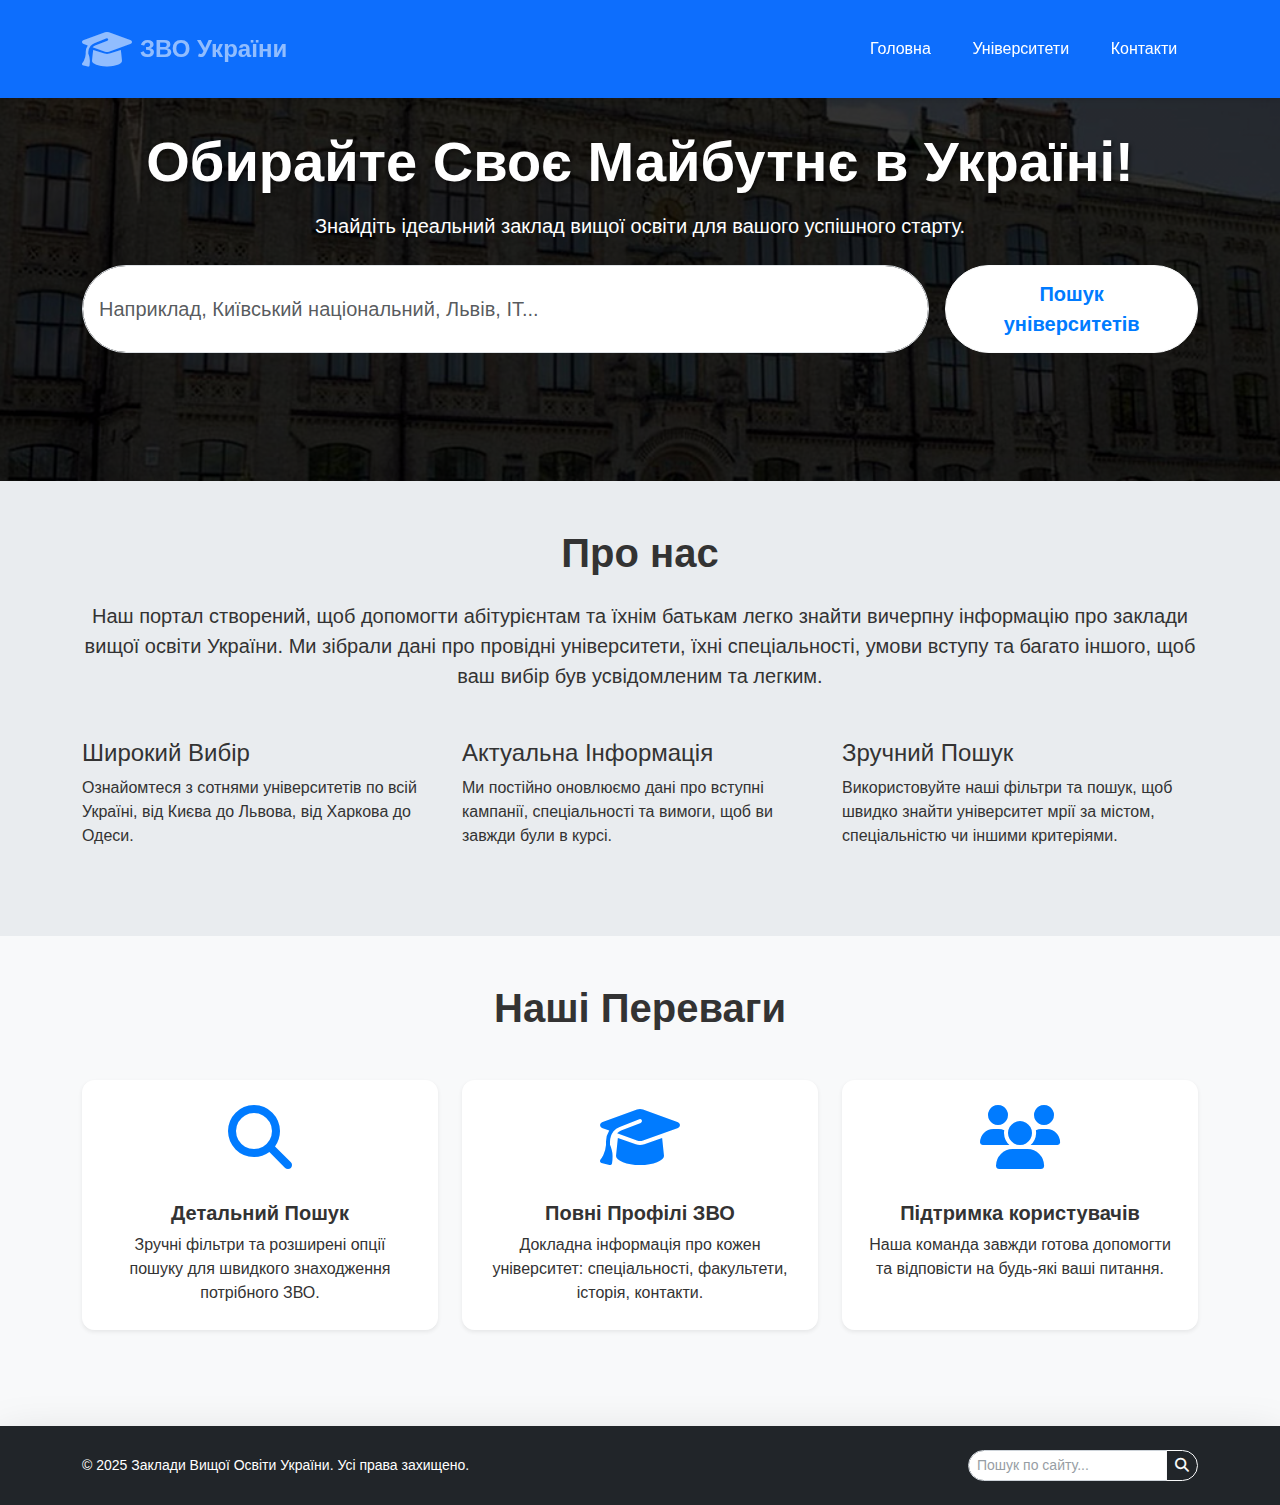
<file: index.html>
<!DOCTYPE html>
<html lang="uk"> <head>
    <meta charset="UTF-8">
    <meta name="viewport" content="width=device-width, initial-scale=1.0">
    <title>Заклади Вищої Освіти України</title>
    <link href="https://cdn.jsdelivr.net/npm/bootstrap@5.3.3/dist/css/bootstrap.min.css" rel="stylesheet">
    <link rel="stylesheet" href="https://cdnjs.cloudflare.com/ajax/libs/font-awesome/6.5.2/css/all.min.css">
    <link rel="stylesheet" href="https://cdnjs.cloudflare.com/ajax/libs/animate.css/4.1.1/animate.min.css"/>
    <link rel="stylesheet" href="css/style.css">
</head>
<body>
    <header>
        <nav class="navbar navbar-expand-lg navbar-dark bg-primary fixed-top shadow-sm">
            <div class="container py-2">
                <a class="navbar-brand d-flex align-items-center" href="index.html">
                    <i class="fas fa-graduation-cap fa-2x me-2"></i>
                    <span class="fw-bold fs-4">ЗВО України</span>
                </a>
                <button class="navbar-toggler" type="button" data-bs-toggle="collapse" data-bs-target="#navbarNav" aria-controls="navbarNav" aria-expanded="false" aria-label="Toggle navigation">
                    <span class="navbar-toggler-icon"></span>
                </button>
                <div class="collapse navbar-collapse justify-content-end" id="navbarNav">
                    <ul class="navbar-nav">
                        <li class="nav-item">
                            <a class="nav-link active" aria-current="page" href="index.html">Головна</a>
                        </li>
                        <li class="nav-item">
                            <a class="nav-link" href="universities.html">Університети</a>
                        </li>
                        <li class="nav-item">
                            <a class="nav-link" href="contact.html">Контакти</a>
                        </li>
                    </ul>
                    </div>
            </div>
        </nav>
    </header>

    <main>
        <section id="hero" class="d-flex align-items-center justify-content-center text-white text-center">
            <div class="container">
                <h1 class="animate__animated animate__fadeInDown">Обирайте Своє Майбутнє в Україні!</h1>
                <p class="lead mb-4 animate__animated animate__fadeInUp">
                    Знайдіть ідеальний заклад вищої освіти для вашого успішного старту.
                </p>
                <div class="d-flex justify-content-center flex-column flex-md-row gap-3 animate__animated animate__zoomIn">
                    <input type="text" class="form-control form-control-lg rounded-pill" id="universitySearchMain" placeholder="Наприклад, Київський національний, Львів, IT...">
                    <button class="btn btn-light btn-lg rounded-pill px-5" type="button" id="searchButtonMain">Пошук університетів</button>
                </div>
            </div>
        </section>

        <section id="about-us" class="py-5 text-center">
            <div class="container">
                <h2 class="mb-4">Про нас</h2>
                <p class="lead">
                    Наш портал створений, щоб допомогти абітурієнтам та їхнім батькам легко знайти вичерпну інформацію про заклади вищої освіти України. Ми зібрали дані про провідні університети, їхні спеціальності, умови вступу та багато іншого, щоб ваш вибір був усвідомленим та легким.
                </p>
                <div class="row text-start mt-5">
                    <div class="col-md-4 mb-4">
                        <h4>Широкий Вибір</h4>
                        <p>Ознайомтеся з сотнями університетів по всій Україні, від Києва до Львова, від Харкова до Одеси.</p>
                    </div>
                    <div class="col-md-4 mb-4">
                        <h4>Актуальна Інформація</h4>
                        <p>Ми постійно оновлюємо дані про вступні кампанії, спеціальності та вимоги, щоб ви завжди були в курсі.</p>
                    </div>
                    <div class="col-md-4 mb-4">
                        <h4>Зручний Пошук</h4>
                        <p>Використовуйте наші фільтри та пошук, щоб швидко знайти університет мрії за містом, спеціальністю чи іншими критеріями.</p>
                    </div>
                </div>
            </div>
        </section>

        <section id="features" class="py-5 bg-light text-center">
            <div class="container">
                <h2 class="mb-5">Наші Переваги</h2>
                <div class="row row-cols-1 row-cols-md-3 g-4">
                    <div class="col">
                        <div class="card h-100 p-4 animate__animated animate__fadeInUp">
                            <i class="fas fa-search fa-4x text-primary mb-3"></i>
                            <h5 class="card-title fw-bold mt-3">Детальний Пошук</h5>
                            <p class="card-text">Зручні фільтри та розширені опції пошуку для швидкого знаходження потрібного ЗВО.</p>
                        </div>
                    </div>
                    <div class="col">
                        <div class="card h-100 p-4 animate__animated animate__fadeInUp animate__delay-1s">
                            <i class="fas fa-graduation-cap fa-4x text-primary mb-3"></i>
                            <h5 class="card-title fw-bold mt-3">Повні Профілі ЗВО</h5>
                            <p class="card-text">Докладна інформація про кожен університет: спеціальності, факультети, історія, контакти.</p>
                        </div>
                    </div>
                    <div class="col">
                        <div class="card h-100 p-4 animate__animated animate__fadeInUp animate__delay-2s">
                            <i class="fas fa-users fa-4x text-primary mb-3"></i>
                            <h5 class="card-title fw-bold mt-3">Підтримка користувачів</h5>
                            <p class="card-text">Наша команда завжди готова допомогти та відповісти на будь-які ваші питання.</p>
                        </div>
                    </div>
                </div>
            </div>
        </section>
    </main>

    <footer class="bg-dark text-white py-4 mt-5 shadow-lg">
        <div class="container">
            <div class="row align-items-center">
                <div class="col-md-6 text-center text-md-start mb-3 mb-md-0">
                    <p class="mb-0 small">© 2025 Заклади Вищої Освіти України. Усі права захищено.</p>
                </div>
                <div class="col-md-6 text-center text-md-end">
                    <div class="input-group w-auto d-inline-flex">
                        <input type="text" class="form-control form-control-sm rounded-start-pill" id="globalSearchInput" placeholder="Пошук по сайту...">
                        <button class="btn btn-outline-light btn-sm rounded-end-pill" type="button" id="globalSearchButton"><i class="fas fa-search"></i></button>
                    </div>
                </div>
            </div>
        </div>
    </footer>

    <script src="https://cdn.jsdelivr.net/npm/bootstrap@5.3.3/dist/js/bootstrap.bundle.min.js"></script>
    <script src="script.js"></script>
</body>
</html>
</file>
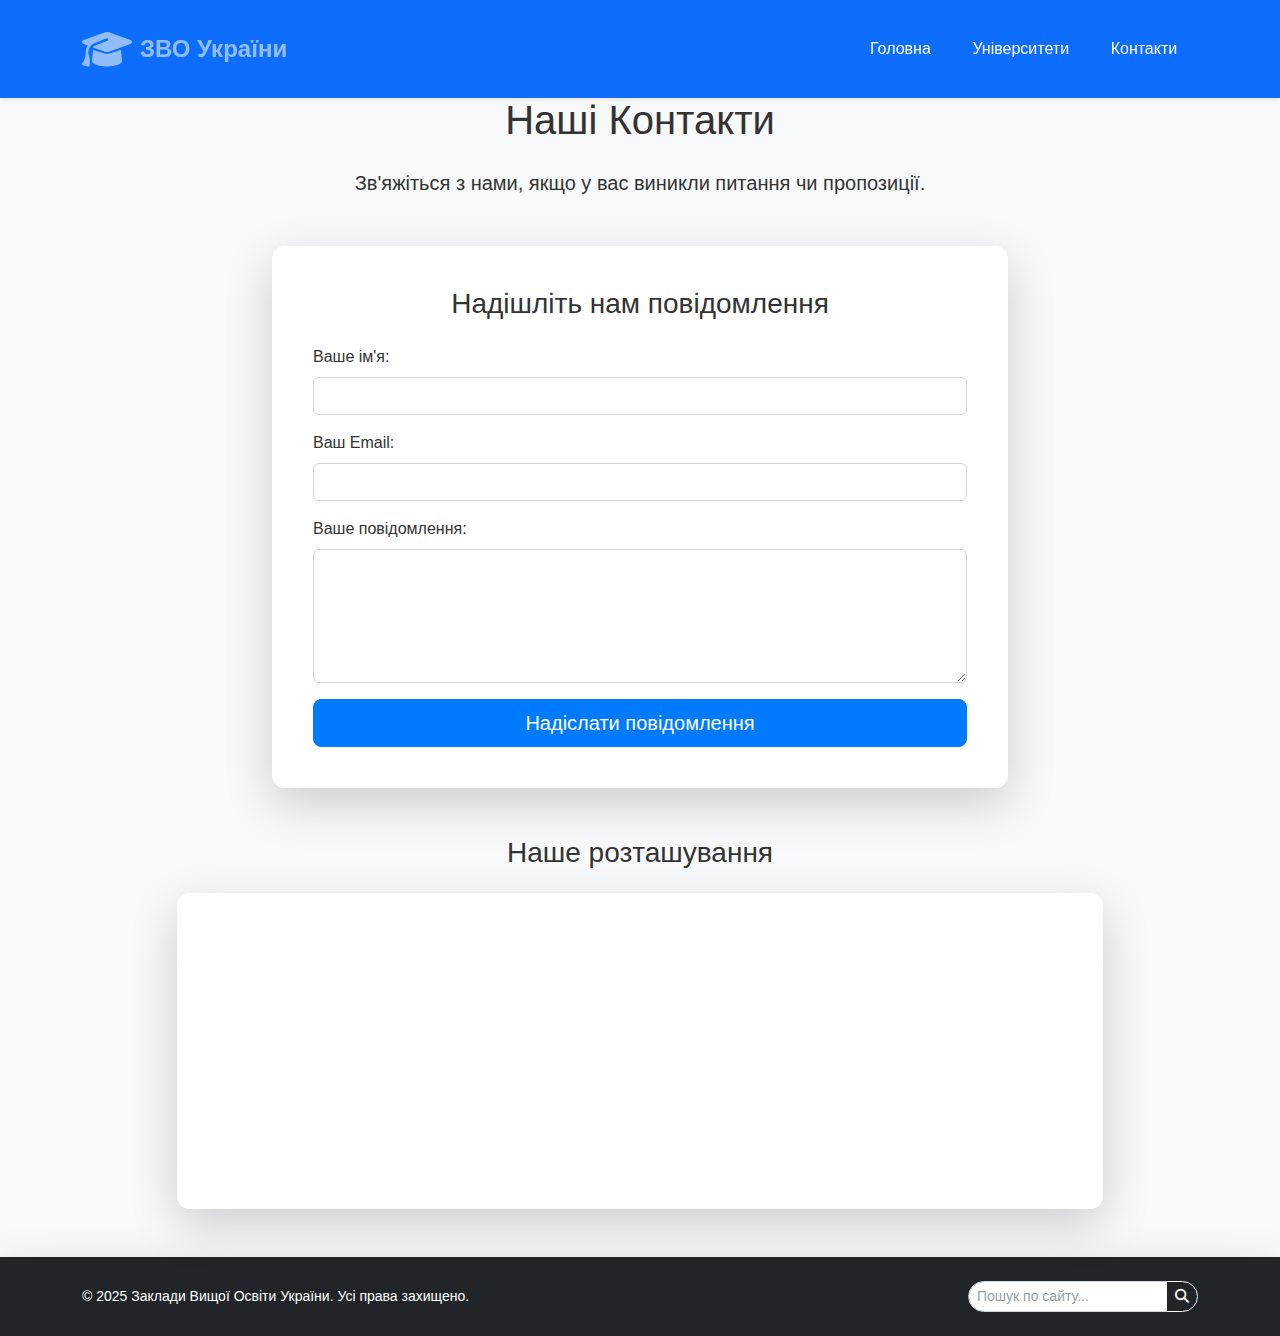
<file: contact.html>
<!DOCTYPE html>
<html lang="uk"> <head>
    <meta charset="UTF-8">
    <meta name="viewport" content="width=device-width, initial-scale=1.0">
    <title>Контакти</title>
    <link href="https://cdn.jsdelivr.net/npm/bootstrap@5.3.3/dist/css/bootstrap.min.css" rel="stylesheet">
    <link rel="stylesheet" href="https://cdnjs.cloudflare.com/ajax/libs/font-awesome/6.5.2/css/all.min.css">
    <link rel="stylesheet" href="https://cdnjs.cloudflare.com/ajax/libs/animate.css/4.1.1/animate.min.css"/>
    <link rel="stylesheet" href="css/style.css">
</head>
<body>
    <header>
        <nav class="navbar navbar-expand-lg navbar-dark bg-primary fixed-top shadow-sm">
            <div class="container py-2">
                <a class="navbar-brand d-flex align-items-center" href="index.html">
                    <i class="fas fa-graduation-cap fa-2x me-2"></i>
                    <span class="fw-bold fs-4">ЗВО України</span>
                </a>
                <button class="navbar-toggler" type="button" data-bs-toggle="collapse" data-bs-target="#navbarNav" aria-controls="navbarNav" aria-expanded="false" aria-label="Toggle navigation">
                    <span class="navbar-toggler-icon"></span>
                </button>
                <div class="collapse navbar-collapse justify-content-end" id="navbarNav">
                    <ul class="navbar-nav">
                        <li class="nav-item">
                            <a class="nav-link" href="index.html">Головна</a>
                        </li>
                        <li class="nav-item">
                            <a class="nav-link" href="universities.html">Університети</a>
                        </li>
                        <li class="nav-item">
                            <a class="nav-link active" aria-current="page" href="contact.html">Контакти</a>
                        </li>
                    </ul>
                    </div>
            </div>
        </nav>
    </header>

    <main class="container mt-5 pt-5">
        <h1 class="text-center mb-4 animate__animated animate__fadeInDown">Наші Контакти</h1>
        <p class="lead text-center mb-5 animate__animated animate__fadeInUp">
            Зв'яжіться з нами, якщо у вас виникли питання чи пропозиції.
        </p>

        <div class="row justify-content-center">
            <div class="col-md-8">
                <div class="card p-4 shadow-lg animate__animated animate__fadeInUp">
                    <div class="card-body">
                        <h3 class="card-title text-center mb-4">Надішліть нам повідомлення</h3>
                        <form id="contactForm">
                            <div class="mb-3">
                                <label for="name" class="form-label">Ваше ім'я:</label>
                                <input type="text" class="form-control" id="name" required>
                            </div>
                            <div class="mb-3">
                                <label for="email" class="form-label">Ваш Email:</label>
                                <input type="email" class="form-control" id="email" required>
                            </div>
                            <div class="mb-3">
                                <label for="message" class="form-label">Ваше повідомлення:</label>
                                <textarea class="form-control" id="message" rows="5" required></textarea>
                            </div>
                            <div class="d-grid">
                                <button type="submit" class="btn btn-primary btn-lg">Надіслати повідомлення</button>
                            </div>
                        </form>
                    </div>
                </div>
            </div>
        </div>

        <div class="row justify-content-center mt-5">
            <div class="col-md-10">
                <h3 class="text-center mb-4">Наше розташування</h3>
                <div class="card shadow-lg animate__animated animate__fadeInUp">
                    <div class="card-body p-0">
                        <iframe
                            src="https://www.google.com/maps/embed?pb=!1m18!1m12!1m3!1d20697.218931416464!2d34.533769473120124!3d49.576014780284495!2m3!1f0!2f0!3f0!3m2!1i1024!2i768!4f13.1!3m3!1m2!1s0x40d82f64cd0cbd85%3A0x528a08266c1d4938!2z0J3QsNGG0ZbQvtC90LDQu9GM0L3QuNC5INGD0L3RltCy0LXRgNGB0LjRgtC10YIgwqvQn9C-0LvRgtCw0LLRgdGM0LrQsCDQv9C-0LvRltGC0LXRhdC90ZbQutCwINGW0LzQtdC90ZYg0K7RgNGW0Y8g0JrQvtC90LTRgNCw0YLRjtC60LDCuw!5e0!3m2!1sru!2sua!4v1748074933301!5m2!1sru!2sua"
                            width="1074" height="307" style="border:0;" allowfullscreen="" loading="lazy" referrerpolicy="no-referrer-when-downgrade"></iframe>
                    </div>
                </div>
            </div>
        </div>
    </main>

    <footer class="bg-dark text-white py-4 mt-5 shadow-lg">
        <div class="container">
            <div class="row align-items-center">
                <div class="col-md-6 text-center text-md-start mb-3 mb-md-0">
                    <p class="mb-0 small">© 2025 Заклади Вищої Освіти України. Усі права захищено.</p>
                </div>
                <div class="col-md-6 text-center text-md-end">
                    <div class="input-group w-auto d-inline-flex">
                        <input type="text" class="form-control form-control-sm rounded-start-pill" id="globalSearchInput" placeholder="Пошук по сайту...">
                        <button class="btn btn-outline-light btn-sm rounded-end-pill" type="button" id="globalSearchButton"><i class="fas fa-search"></i></button>
                    </div>
                </div>
            </div>
        </div>
    </footer>

    <script src="https://cdn.jsdelivr.net/npm/bootstrap@5.3.3/dist/js/bootstrap.bundle.min.js"></script>
    <script src="script.js"></script>
</body>
</html>
</file>
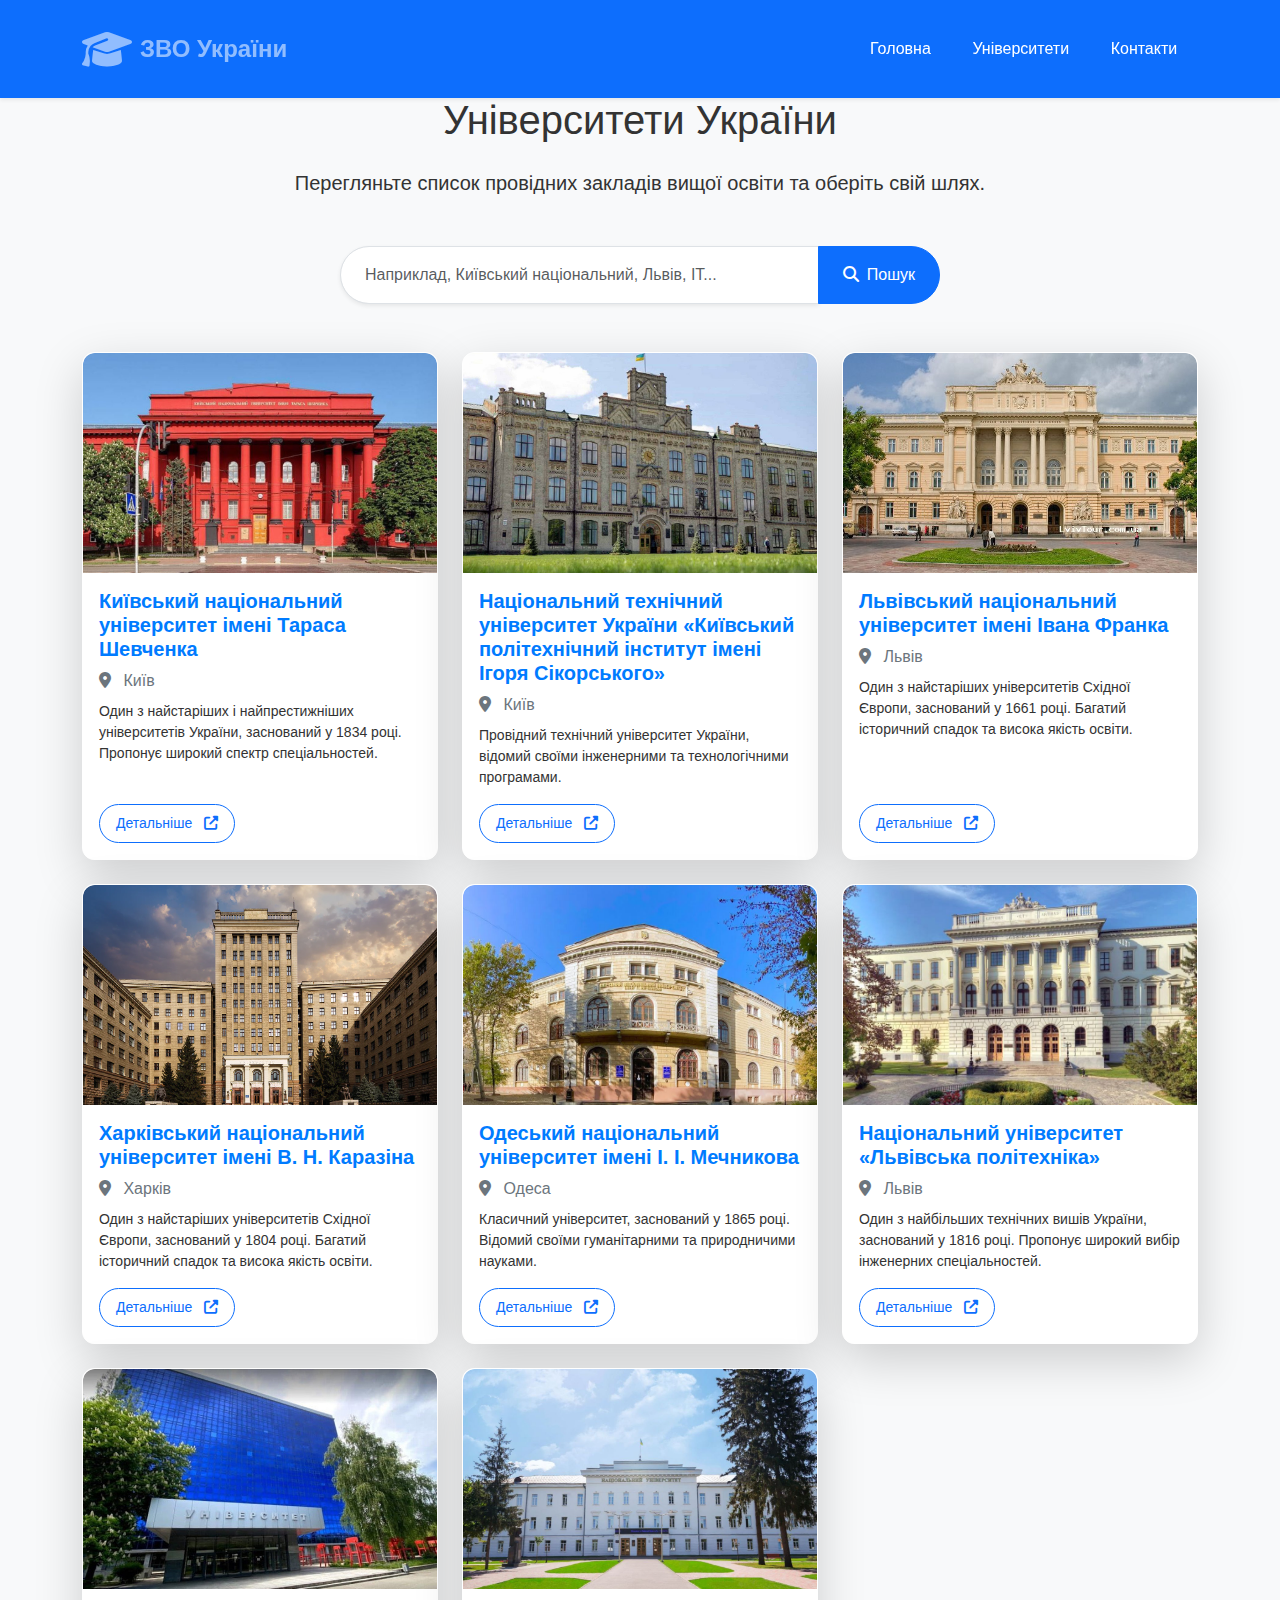
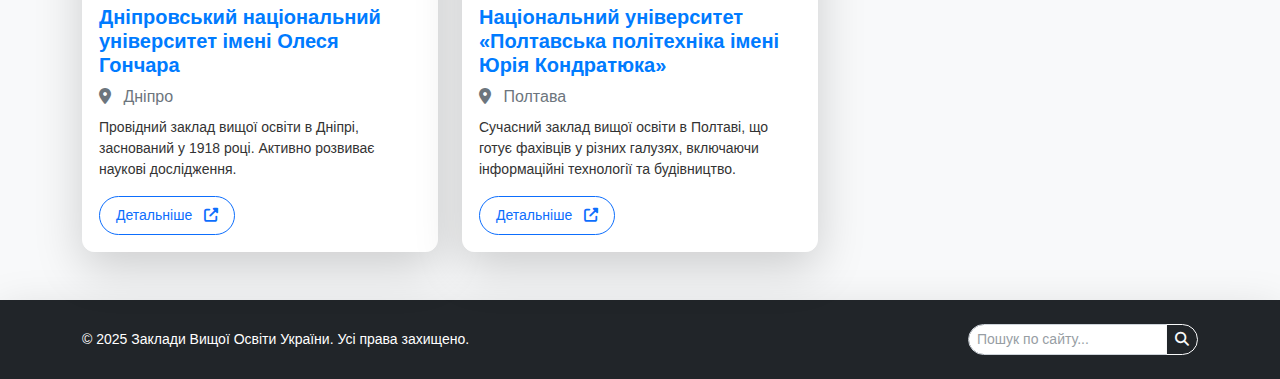
<file: universities.html>
<!DOCTYPE html>
<html lang="uk"> <head>
    <meta charset="UTF-8">
    <meta name="viewport" content="width=device-width, initial-scale=1.0">
    <title>Університети України</title>
    <link href="https://cdn.jsdelivr.net/npm/bootstrap@5.3.3/dist/css/bootstrap.min.css" rel="stylesheet">
    <link rel="stylesheet" href="https://cdnjs.cloudflare.com/ajax/libs/font-awesome/6.5.2/css/all.min.css">
    <link rel="stylesheet" href="https://cdnjs.cloudflare.com/ajax/libs/animate.css/4.1.1/animate.min.css"/>
    <link rel="stylesheet" href="css/style.css">
</head>
<body>
    <header>
        <nav class="navbar navbar-expand-lg navbar-dark bg-primary fixed-top shadow-sm">
            <div class="container py-2">
                <a class="navbar-brand d-flex align-items-center" href="index.html">
                    <i class="fas fa-graduation-cap fa-2x me-2"></i>
                    <span class="fw-bold fs-4">ЗВО України</span>
                </a>
                <button class="navbar-toggler" type="button" data-bs-toggle="collapse" data-bs-target="#navbarNav" aria-controls="navbarNav" aria-expanded="false" aria-label="Toggle navigation">
                    <span class="navbar-toggler-icon"></span>
                </button>
                <div class="collapse navbar-collapse justify-content-end" id="navbarNav">
                    <ul class="navbar-nav">
                        <li class="nav-item">
                            <a class="nav-link" href="index.html">Головна</a>
                        </li>
                        <li class="nav-item">
                            <a class="nav-link active" aria-current="page" href="universities.html">Університети</a>
                        </li>
                        <li class="nav-item">
                            <a class="nav-link" href="contact.html">Контакти</a>
                        </li>
                    </ul>
                    </div>
            </div>
        </nav>
    </header>

    <main class="container mt-5 pt-5">
        <h1 class="text-center mb-4 animate__animated animate__fadeInDown">Університети України</h1>
        <p class="lead text-center mb-5 animate__animated animate__fadeInUp">
            Перегляньте список провідних закладів вищої освіти та оберіть свій шлях.
        </p>

        <div class="input-group mb-5 animate__animated animate__fadeIn" style="max-width: 600px; margin: 0 auto;">
            <input type="text" class="form-control rounded-start-pill py-3 px-4 shadow-sm" id="universitySearch" placeholder="Наприклад, Київський національний, Львів, IT...">
            <button class="btn btn-primary rounded-end-pill px-4" type="button" id="searchButton"><i class="fas fa-search me-2"></i>Пошук</button>
        </div>

        <div class="row row-cols-1 row-cols-md-2 row-cols-lg-3 g-4 animate__animated animate__fadeInUp" id="universities-list">
        </div>
    </main>

    <footer class="bg-dark text-white py-4 mt-5 shadow-lg">
        <div class="container">
            <div class="row align-items-center">
                <div class="col-md-6 text-center text-md-start mb-3 mb-md-0">
                    <p class="mb-0 small">© 2025 Заклади Вищої Освіти України. Усі права захищено.</p>
                </div>
                <div class="col-md-6 text-center text-md-end">
                    <div class="input-group w-auto d-inline-flex">
                        <input type="text" class="form-control form-control-sm rounded-start-pill" id="globalSearchInput" placeholder="Пошук по сайту...">
                        <button class="btn btn-outline-light btn-sm rounded-end-pill" type="button" id="globalSearchButton"><i class="fas fa-search"></i></button>
                    </div>
                </div>
            </div>
        </div>
    </footer>

    <script src="https://cdn.jsdelivr.net/npm/bootstrap@5.3.3/dist/js/bootstrap.bundle.min.js"></script>
    <script src="script.js"></script>
</body>
</html>
</file>
<file: css/style.css>
:root {
    --bs-primary: #007bff;
    --bs-dark: #212529;
    --bs-light: #f8f9fa;
    --bs-white: #fff;
    --bs-body-color: #333;
    --bs-secondary-bg: #e9ecef;
    --bs-card-bg: var(--bs-white);
    --bs-card-shadow: 0 0.125rem 0.25rem rgba(0, 0, 0, 0.075);
    --bs-navbar-bg: var(--bs-primary);
    --bs-navbar-color: var(--bs-white);
    --bs-link-color: var(--bs-primary);
    --bs-footer-bg: var(--bs-dark);
    --bs-footer-color: var(--bs-white);
    --hero-overlay-color: rgba(0, 0, 0, 0.6);
}

body {
    font-family: 'Montserrat', sans-serif;
    color: var(--bs-body-color);
    background-color: var(--bs-light);
}

a {
    color: var(--bs-link-color);
    text-decoration: none;
}

a:hover {
    color: var(--bs-primary);
    text-decoration: underline;
}

.navbar {
    background-color: var(--bs-navbar-bg);
    padding: 1rem 0;
}

.navbar-brand {
    color: var(--bs-navbar-color) !important;
    font-weight: 700;
    text-decoration: none !important;
}

.navbar-nav .nav-link {
    color: var(--bs-white) !important;
    font-weight: 500;
    margin: 0 0.8rem;
    transition: color 0.2s ease;
}

.navbar-nav .nav-link:hover {
    background: var(--bs-primary) !important;
    border-radius: 10px;
    text-decoration: none !important;
}

.navbar-toggler {
    border-color: var(--bs-navbar-color) !important;
}

.navbar-toggler-icon {
    background-image: url("data:image/svg+xml,%3csvg xmlns='http://www.w3.org/2000/svg' viewBox='0 0 30 30'%3e%3cpath stroke='rgba%28255, 255, 255, 0.75%29' stroke-linecap='round' stroke-miterlimit='10' stroke-width='2' d='M4 7h22M4 15h22M4 23h22'/%3e%3c/svg%3e") !important;
}

#hero {
    background: linear-gradient(rgba(0, 0, 0, 0.5), rgba(0, 0, 0, 0.5)), url("../img/KPI.jpg") no-repeat center center/cover;
    color: var(--bs-white);
    padding: 8rem 0;
    text-align: center;
    position: relative;
}

#hero::before {
    content: '';
    position: absolute;
    top: 0;
    left: 0;
    right: 0;
    bottom: 0;
    background-color: var(--hero-overlay-color);
    z-index: 1;
}

#hero .container {
    position: relative;
    z-index: 2;
}

#hero h1 {
    font-size: 3.5rem;
    font-weight: 700;
    margin-bottom: 1rem;
    text-shadow: 2px 2px 4px rgba(0, 0, 0, 0.5);
}

#hero .lead {
    font-size: 1.25rem;
    margin-bottom: 2rem;
}

#hero .btn-light {
    background-color: var(--bs-white);
    color: var(--bs-primary);
    border-radius: 50px;
    padding: 0.8rem 2rem;
    font-weight: 600;
    transition: background-color 0.3s ease, color 0.3s ease;
}

#hero .btn-light:hover {
    background-color: var(--bs-primary);
    color: var(--bs-white);
}

section {
    padding: 4rem 0;
    background-color: var(--bs-light);
}

section:nth-child(even) {
    background-color: var(--bs-secondary-bg);
}


section h2 {
    font-size: 2.5rem;
    font-weight: 700;
    margin-bottom: 2rem;
    color: var(--bs-body-color);
}

.text-primary {
    color: var(--bs-primary) !important;
}

.text-muted {
    color: #6c757d !important;
}

.card {
    border: 1px solid var(--bs-card-bg);
    border-radius: 0.75rem;
    box-shadow: var(--bs-card-shadow);
    transition: transform 0.3s ease, box-shadow 0.3s ease, background-color 0.3s ease;
    background-color: var(--bs-card-bg);
    color: var(--bs-body-color);
    overflow: hidden;
}

.card:hover {
    transform: translateY(-5px);
    box-shadow: 0 0.5rem 1rem rgba(0, 0, 0, 0.15) !important;
}

.card-img-top {
    border-top-left-radius: 0.75rem;
    border-top-right-radius: 0.75rem;
    height: 200px;
    object-fit: cover;
}

.university-card-img {
    height: 220px;
    overflow: hidden;
    border-top-left-radius: 0.75rem;
    border-top-right-radius: 0.75rem;
}

.university-card-img img {
    width: 100%;
    height: 100%;
    object-fit: cover;
    transition: transform 0.3s ease;
}

.card:hover .university-card-img img {
    transform: scale(1.05);
}


footer {
    background-color: var(--bs-footer-bg);
    color: var(--bs-footer-color);
    padding: 3rem 0;
}

footer .form-control {
    background-color: var(--bs-white);
    border-color: #ced4da;
    color: var(--bs-body-color);
}

footer .form-control::placeholder {
    color: #6c757d;
    opacity: 0.7;
}

footer .btn-primary {
    background-color: var(--bs-primary);
    border-color: var(--bs-primary);
}

footer .btn-primary:hover {
    opacity: 0.9;
}

#contactForm label {
    color: var(--bs-body-color);
}

#contactForm .form-control {
    background-color: var(--bs-white);
    border-color: #ced4da;
    color: var(--bs-body-color);
}
#contactForm .form-control:focus {
    background-color: var(--bs-white);
    color: var(--bs-body-color);
    border-color: var(--bs-primary);
    box-shadow: 0 0 0 0.25rem rgba(0, 123, 255, 0.25);
}
#contactForm .btn-primary {
    background-color: var(--bs-primary);
    border-color: var(--bs-primary);
    color: var(--bs-white);
}
#contactForm .btn-primary:hover {
    background-color: #0056b3;
    border-color: #0056b3;
}


.bg-light { background-color: var(--bs-light) !important; }
.bg-dark { background-color: var(--bs-dark) !important; }
.text-dark { color: var(--bs-dark) !important; }
.text-light { color: var(--bs-light) !important; }


@media (max-width: 992px) {
    .navbar-brand .fs-4 {
        font-size: 1.5rem !important;
    }
    .navbar-brand .fa-2x {
        font-size: 1.5em !important;
    }
    #hero h1 {
        font-size: 2.5rem;
    }
    #hero .lead {
        font-size: 1rem;
    }
    section {
        padding: 2.5rem 0;
    }
    section h2 {
        font-size: 1.8rem;
    }
    .navbar-toggler {
        margin-left: auto;
    }
    .navbar-collapse {
        text-align: center;
    }
    .footer .input-group {
        width: 100% !important;
        justify-content: center;
    }
}

@media (max-width: 576px) {
    #hero h1 {
        font-size: 2rem;
    }
    #hero .lead {
        font-size: 0.9rem;
    }
    #hero .btn-light {
        font-size: 1rem;
        padding: 0.6rem 1.5rem;
    }
    .footer .input-group {
        flex-direction: column;
    }
    .footer .input-group .form-control,
    .footer .input-group .btn {
        width: 100% !important;
        margin-bottom: 0.5rem;
    }
    .footer .input-group .btn {
        margin-left: 0 !important;
    }
}
</file>
